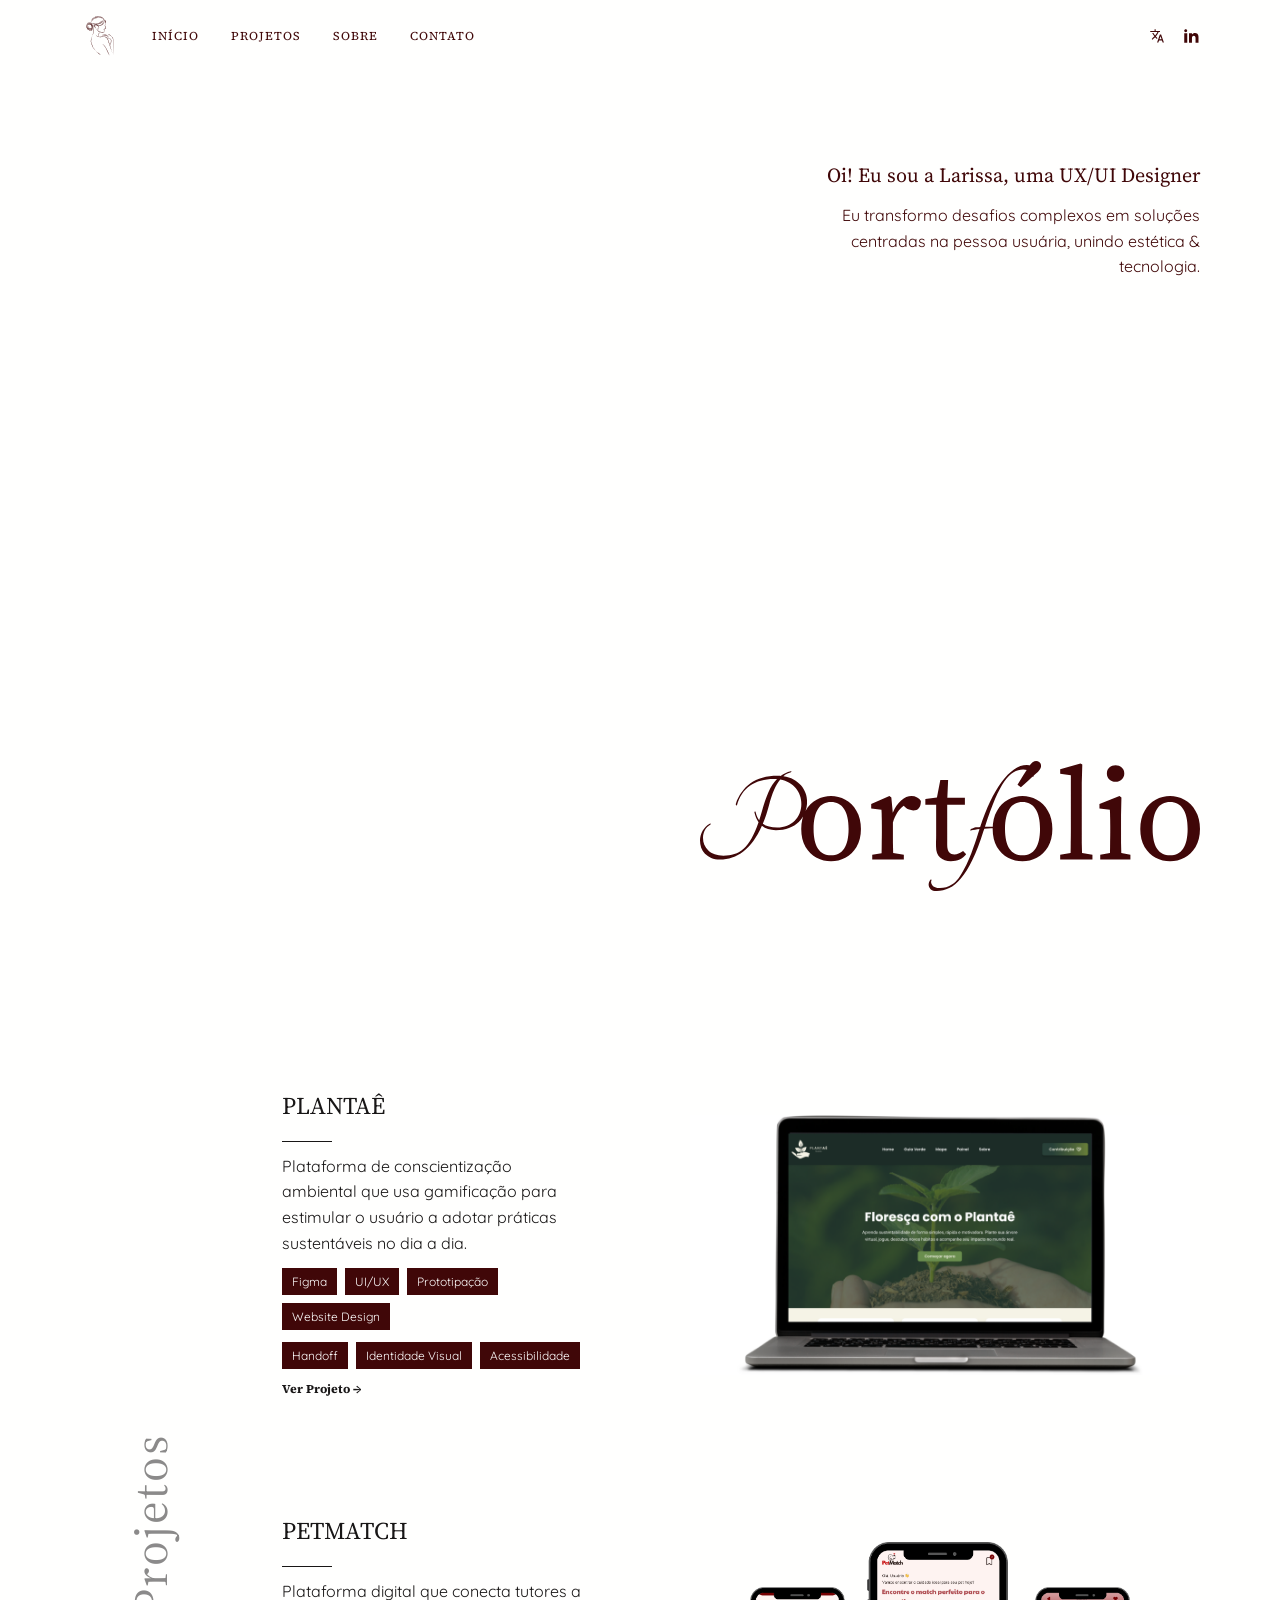
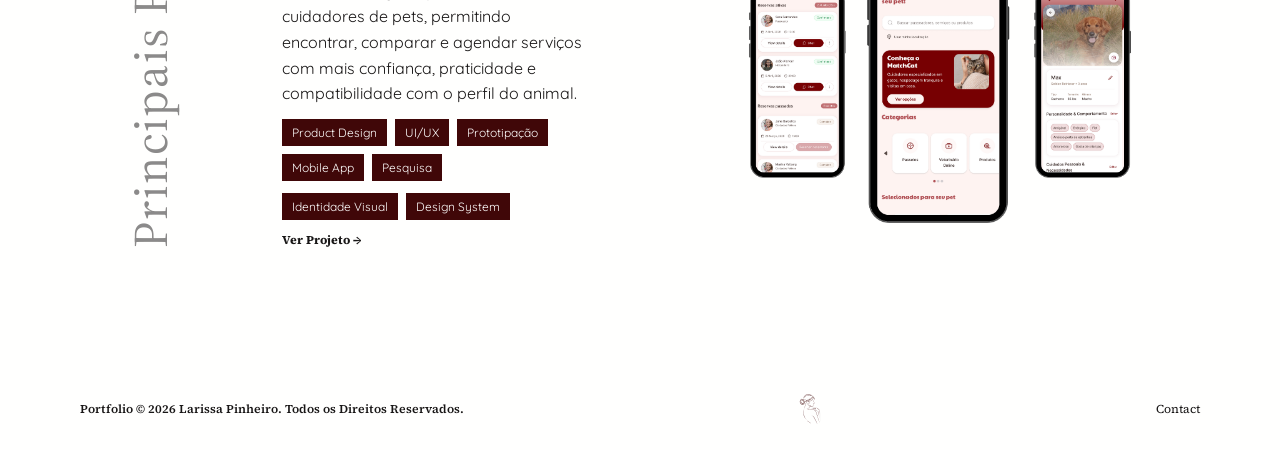
<file: index.html>
<!DOCTYPE html>
<html lang="pt-BR">
<head>
  <meta charset="UTF-8">
  <meta name="viewport" content="width=device-width, initial-scale=1.0">
  <title>Larissa Pinheiro</title>

  <!-- FONTS -->
  <link href="https://fonts.googleapis.com/css2?family=Source+Serif+Pro:wght@400&family=Quicksand:wght@400&display=swap" rel="stylesheet">

  <!-- CSS -->
  <link rel="stylesheet" href="css/style-base.css">
  <link rel="stylesheet" href="css/style-home.css">
</head>

<body>

<header class="header">
  <div class="header-left">
    <img src="assets/icons/woman.svg" alt="logo" class="logo">

    <nav class="menu">
      <a href="index.html">Início</a>
      <a href="#projetos">Projetos</a>
      <a href="sobre.html">Sobre</a>
      <a href="contato.html">Contato</a>
    </nav>
  </div>

  <div class="header-right">
    <img src="assets/icons/language.svg" alt="idioma">

    <a href="https://www.linkedin.com/in/larissapinheiroz/" target="_blank" rel="noopener noreferrer">
      <img src="assets/icons/linkedin.svg" alt="LinkedIn">
    </a>
  </div>
</header>

<!-- HERO -->
<section class="hero">

  <div class="hero-text">
    <h1>Oi! Eu sou a Larissa, uma UX/UI Designer</h1>
    <p>
      Eu transformo desafios complexos em soluções centradas na pessoa usuária,
      unindo estética & tecnologia.
    </p>
  </div>

  <img src="assets/icons/portfolio.svg" alt="Portfólio" class="hero-title">

</section>

<!-- PROJECTS -->
<section class="projects" id="projetos">

  <div class="projects-container">

    <div class="projects-left">
      <span>Principais Projetos</span>
    </div>

    <div class="projects-right">

      <!-- PROJETO 1 -->
      <div class="project-card">

        <div class="project-info">
          <h3>Plantaê</h3>
          <div class="line"></div>

          <p>
            Plataforma de conscientização ambiental que usa gamificação
            para estimular o usuário a adotar práticas sustentáveis no dia a dia.
          </p>

          <div class="tags">
            <span>Figma</span>
            <span>UI/UX</span>
            <span>Prototipação</span>
            <span>Website Design</span>
          </div>

          <div class="tags">
            <span>Handoff</span>
            <span>Identidade Visual</span>
            <span>Acessibilidade</span>
          </div>

          <a href="projeto1.html" class="project-link">Ver Projeto →</a>
        </div>

        <div class="project-image">
          <img src="assets/images/plantae1.png" alt="Projeto Plantaê">
        </div>

      </div>

      <!-- PROJETO 2 -->
      <div class="project-card">

        <div class="project-info">
          <h3>PetMatch</h3>
          <div class="line"></div>

          <p>
            Plataforma digital que conecta tutores a cuidadores de pets, permitindo encontrar, comparar e agendar serviços com mais confiança, praticidade e compatibilidade com o perfil do animal.
          </p>

          <div class="tags">
            <span>Product Design</span>
            <span>UI/UX</span>
            <span>Prototipação</span>
            <span>Mobile App</span>
            <span>Pesquisa</span>
          </div>

          <div class="tags">
            <span>Identidade Visual</span>
            <span>Design System</span>
          </div>

          <a href="projeto2.html" class="project-link">Ver Projeto →</a>
        </div>

        <div class="project-image">
          <img src="assets/images/pet-match.png" alt="Projeto PetMatch">
        </div>

      </div>

    </div>
  </div>

</section>

<footer class="footer">
  <div class="footer-left">
    Portfolio © 2026 Larissa Pinheiro. Todos os Direitos Reservados.
  </div>

  <div class="footer-center">
    <img src="assets/icons/woman.svg" alt="icon">
  </div>

  <div class="footer-right">
    Contact
  </div>
</footer>

<script src="js/script.js"></script>
</body>
</html>
</file>
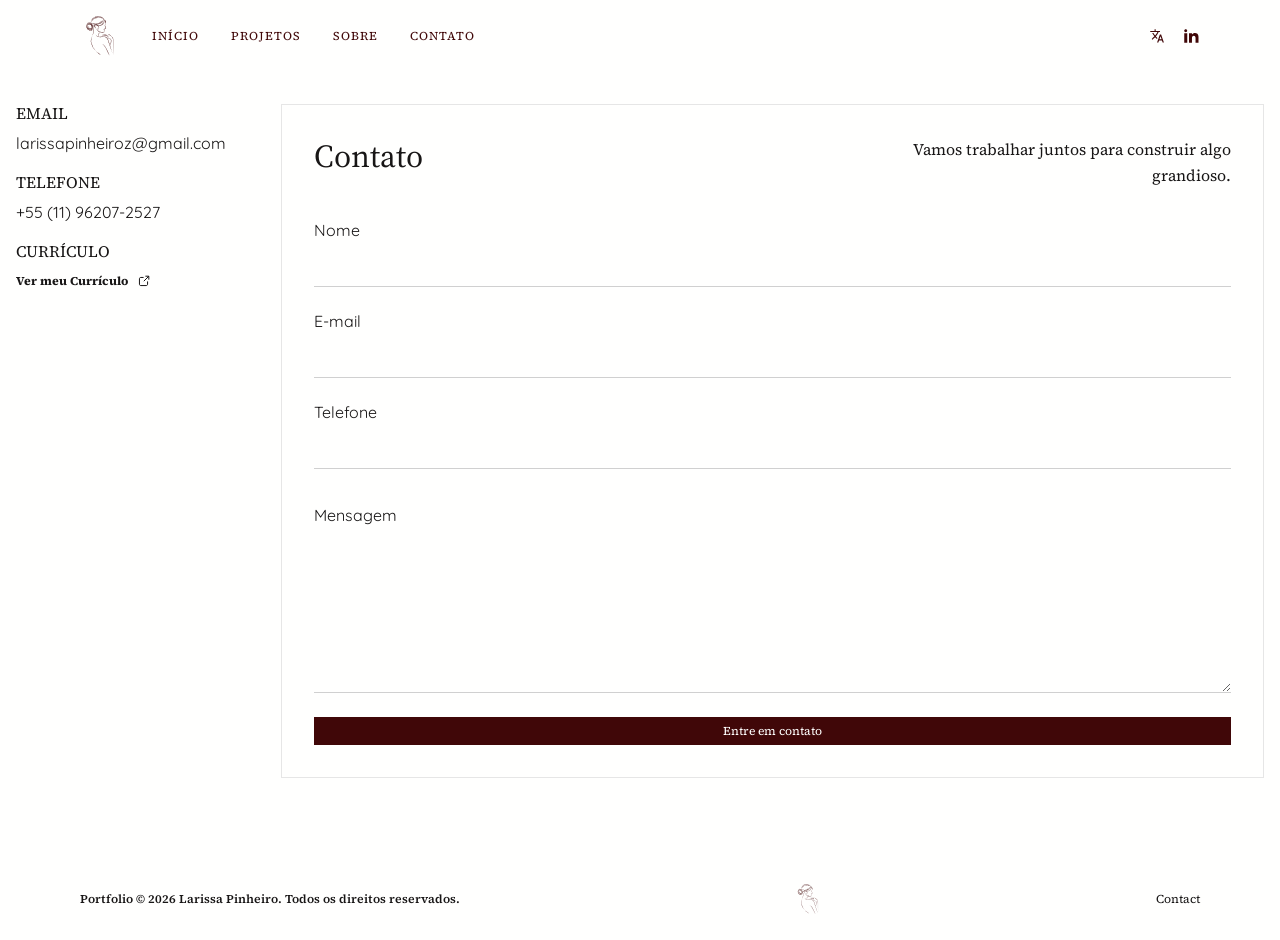
<file: contato.html>
<!DOCTYPE html>
<html lang="pt-BR">
<head>
  <meta charset="UTF-8">
  <meta name="viewport" content="width=device-width, initial-scale=1.0">
  <title>Contato | Larissa Pinheiro</title>

  <!-- FONTS -->
  <link href="https://fonts.googleapis.com/css2?family=Source+Serif+Pro:wght@400;600;700&family=Quicksand:wght@400;600;700&display=swap" rel="stylesheet">

  <!-- CSS -->
  <link rel="stylesheet" href="css/style-base.css">
  <link rel="stylesheet" href="css/style-contato.css">
</head>

<body>

  <header class="header">
    <div class="header-left">
      <img src="assets/icons/woman.svg" alt="logo" class="logo">

      <nav class="menu">
        <a href="index.html">Início</a>
        <a href="index.html#projetos">Projetos</a>
        <a href="sobre.html">Sobre</a>
        <a href="contato.html">Contato</a>
      </nav>
    </div>

    <div class="header-right">
      <a href="index-en.html" aria-label="English">
        <img src="assets/icons/language.svg" alt="idioma">
      </a>

      <a href="https://www.linkedin.com/in/larissapinheiroz/" target="_blank" rel="noopener noreferrer" aria-label="LinkedIn">
        <img src="assets/icons/linkedin.svg" alt="linkedin">
      </a>
    </div>
  </header>

  <main>
    <section class="section contato">
      <div class="container contato-layout">

        <!-- COLUNA ESQUERDA -->
        <div class="contato-info">
          <div class="contato-item">
            <h2>Email</h2>
            <p>larissapinheiroz@gmail.com</p>
          </div>

          <div class="contato-item">
            <h2>Telefone</h2>
            <p>+55 (11) 96207-2527</p>
          </div>

          <div class="contato-item">
            <h2>Currículo</h2>

            <a href="assets/docs/curriculo-larissa-pinheiro.pdf" target="_blank" rel="noopener noreferrer" class="curriculo-link">
              <span>Ver meu Currículo</span>
              <img src="assets/icons/external-link.svg" alt="">
            </a>
          </div>
        </div>

        <!-- COLUNA DIREITA -->
        <div class="contato-form-wrap">
          <div class="contato-top">
            <h2>Contato</h2>
            <p>Vamos trabalhar juntos para construir algo grandioso.</p>
          </div>

          <form class="contato-form" action="#" method="post">
            <div class="field">
              <label for="nome">Nome</label>
              <input type="text" id="nome" name="nome">
            </div>

            <div class="field">
              <label for="email">E-mail</label>
              <input type="email" id="email" name="email">
            </div>

            <div class="field">
              <label for="telefone">Telefone</label>
              <input type="tel" id="telefone" name="telefone">
            </div>

            <div class="field field-message">
              <label for="mensagem">Mensagem</label>
              <textarea id="mensagem" name="mensagem"></textarea>
            </div>

            <button type="submit" class="contato-button">Entre em contato</button>
          </form>
        </div>

      </div>
    </section>
  </main>

  <footer class="footer">
    <div class="footer-left">
      Portfolio © 2026 Larissa Pinheiro. Todos os direitos reservados.
    </div>

    <div class="footer-center">
      <img src="assets/icons/woman.svg" alt="logo">
    </div>

    <div class="footer-right">
      Contact
    </div>
  </footer>

  <script src="js/script.js"></script>
</body>
</html>
</file>
<file: css/style-base.css>
/* ===== RESET ===== */
* {
  margin: 0;
  padding: 0;
  box-sizing: border-box;
}

/* ===== BASE ===== */
html {
  scroll-behavior: smooth;
}

body {
  font-family: 'Source Serif Pro', serif;
  background-color: #FFFFFE;
  color: #181616;
  -webkit-font-smoothing: antialiased;
  text-rendering: optimizeLegibility;
}

img {
  display: block;
  max-width: 100%;
}

a {
  color: inherit;
  text-decoration: none;
}

/* ===== CONTAINER ===== */
.container {
  max-width: 1280px;
  margin: 0 auto;
  padding: 0 16px;
}

/* ===== TYPOGRAPHY ===== */
h1,
h2,
h3 {
  font-family: 'Source Serif Pro', serif;
  font-weight: 400;
  color: #181616;
}

h1 {
  font-size: 32px;
  line-height: 1.15;
}

h2 {
  font-size: 32px;
  line-height: 1.2;
  margin-bottom: 16px;
}

h3 {
  font-size: 20px;
  line-height: 1.2;
  margin-bottom: 8px;
}

p {
  font-family: 'Quicksand', sans-serif;
  font-size: 16px;
  line-height: 1.6;
  color: #364153;
  max-width: 700px;
}

strong {
  font-weight: 700;
}

/* ===== SECTIONS ===== */
.section {
  padding: 80px 0;
}

.section-header {
  display: flex;
  flex-direction: column;
  gap: 16px;
  margin-bottom: 32px;
}

/* ===== HEADER ===== */
.header {
  display: flex;
  justify-content: space-between;
  align-items: center;
  padding: 16px 80px;
  background: #FFFFFE;
  position: sticky;
  top: 0;
  z-index: 30;
  transition: background-color 0.35s ease, box-shadow 0.35s ease, backdrop-filter 0.35s ease;
}

.header-left {
  display: flex;
  align-items: center;
  gap: 32px;
}

.logo {
  width: 40px;
}

.menu {
  display: flex;
  gap: 32px;
}

.menu a {
  font-family: 'Source Serif Pro', serif;
  font-size: 12px;
  font-weight: 400;
  text-transform: uppercase;
  letter-spacing: 1px;
  color: #400708;
  transition: color 0.3s ease;
}

.menu a:hover,
.menu a:focus-visible {
  color: #6a1013;
}

.header-right {
  display: flex;
  align-items: center;
  gap: 16px;
}

.header-right img {
  width: 18px;
  cursor: pointer;
  transition: transform 0.3s ease, opacity 0.3s ease;
}

.header-right a:hover img,
.header-right a:focus-visible img {
  opacity: 0.9;
  transform: translateY(-1px);
}

.header-scrolled {
  background: rgba(255, 255, 254, 0.92);
  backdrop-filter: blur(8px);
  box-shadow: 0 6px 20px rgba(24, 22, 22, 0.08);
}

.header {
  position: sticky;
  top: 0;
  z-index: 100;
  transition: box-shadow 0.3s ease, background-color 0.3s ease, backdrop-filter 0.3s ease;
}

.header-scrolled {
  background-color: rgba(255, 255, 254, 0.86);
  backdrop-filter: blur(8px);
  box-shadow: 0 6px 20px rgba(24, 22, 22, 0.08);
}

/* ===== FOOTER ===== */
.footer {
  display: flex;
  justify-content: space-between;
  align-items: center;
  padding: 16px 80px;
  height: 82px;
  background: #FFFFFE;
}

.footer-left {
  font-size: 12px;
  font-weight: 600;
  color: #181616;
}

.footer-center img {
  width: 30px;
  opacity: 0.8;
}

.footer-right {
  font-size: 12px;
  color: #181616;
  cursor: pointer;
}

/* ===== ANIMAÇÃO GLOBAL (editorial) ===== */
.motion {
  will-change: opacity, transform;
}

.has-motion .motion {
  opacity: 0;
  transform: translate3d(0, 22px, 0);
  transition:
    opacity 0.72s cubic-bezier(0.22, 1, 0.36, 1),
    transform 0.72s cubic-bezier(0.22, 1, 0.36, 1);
  transition-delay: var(--motion-delay, 0s);
}

.has-motion .motion.in-view {
  opacity: 1;
  transform: translate3d(0, 0, 0);
}

button,
.prototype-button,
.project-link,
.sobre-link,
.curriculo-link,
.contato-button {
  transition: transform 0.3s ease, opacity 0.3s ease, box-shadow 0.3s ease;
}

button:hover,
.prototype-button:hover,
.project-link:hover,
.sobre-link:hover,
.curriculo-link:hover,
.contato-button:hover {
  transform: translateY(-1px);
}

button:focus-visible,
a:focus-visible {
  outline: 1px solid #400708;
  outline-offset: 2px;
}

@media (prefers-reduced-motion: reduce) {
  html {
    scroll-behavior: auto;
  }

  *,
  *::before,
  *::after {
    animation-duration: 0.01ms !important;
    animation-iteration-count: 1 !important;
    transition-duration: 0.01ms !important;
  }
}
</file>
<file: css/style-home.css>
/* ===== HERO ===== */
.hero {
  position: relative;
  min-height: 100vh;
  display: flex;
  flex-direction: column;
  align-items: flex-end;
  padding: 32px 80px;
}

.hero-text {
  max-width: 420px;
  text-align: right;
  display: flex;
  flex-direction: column;
  gap: 16px;
  margin-top: 60px;
}

.hero-text h1 {
  font-size: 20px;
  font-weight: 400;
  color: #400708;
}

.hero-text p {
  font-size: 16px;
  color: #400708;
}

.hero-title {
  position: absolute;
  right: 80px;
  bottom: 80px;
  width: 500px;
  transition: transform 0.5s ease, opacity 0.5s ease;
}

/* ===== PROJECTS ===== */
.projects {
  display: flex;
  justify-content: center;
  padding: 120px 0;
}

.projects-container {
  max-width: 1100px;
  width: 100%;
  display: flex;
  gap: 72px;
}

.projects-left {
  width: 120px;
  display: flex;
  justify-content: center;
}

.projects-left span {
  writing-mode: vertical-rl;
  transform: rotate(180deg);
  font-size: 48px;
  letter-spacing: 2px;
  color: #181616;
  opacity: 0.5;
}

.projects-right {
  flex: 1;
  display: flex;
  flex-direction: column;
  gap: 120px;
}

.project-card {
  display: flex;
  justify-content: space-between;
  align-items: center;
  gap: 32px;
  position: relative;
  transition: transform 0.45s ease, box-shadow 0.45s ease;
}

.project-info {
  max-width: 300px;
  display: flex;
  flex-direction: column;
  gap: 12px;
}

.project-info h3 {
  font-size: 24px;
  text-transform: uppercase;
  color: #181616;
}

.line {
  width: 50px;
  height: 1px;
  background: #181616;
}

.project-info p {
  font-family: 'Quicksand', sans-serif;
  font-size: 16px;
  color: #181616;
}

.tags {
  display: flex;
  flex-wrap: wrap;
  gap: 8px;
}

.tags span {
  background: #400708;
  color: #FFFFFE;
  padding: 6px 10px;
  font-size: 12px;
  font-family: 'Quicksand', sans-serif;
}

.project-link {
  font-size: 12px;
  font-weight: 700;
  color: #181616;
  text-decoration: none;
}

.project-image img {
  width: 500px;
  transition: transform 0.55s ease, filter 0.55s ease;
}

/* ===== RESPONSIVO ===== */
@media (max-width: 1100px) {
  .hero {
    padding: 32px 24px;
    align-items: flex-start;
  }

  .hero-text {
    text-align: left;
    max-width: 100%;
  }

  .hero-title {
    position: static;
    width: 100%;
    max-width: 420px;
    margin-top: 40px;
  }

  .projects {
    padding: 80px 0;
  }

  .projects-container {
    flex-direction: column;
    gap: 32px;
    padding: 0 24px;
  }

  .projects-left {
    width: auto;
    justify-content: flex-start;
  }

  .projects-left span {
    writing-mode: horizontal-tb;
    transform: none;
    font-size: 24px;
    letter-spacing: 1px;
  }

  .projects-right {
    gap: 72px;
  }

  .project-card {
    flex-direction: column;
    align-items: flex-start;
  }

  .project-info {
    max-width: 100%;
  }

  .project-image img {
    width: 100%;
    max-width: 500px;
  }
}
/* ===== CONTEXTO ===== */
.projects-right {
  position: relative;
}


/* ===== HOVER IMAGEM (sutil premium) ===== */
.project-image img {
  width: 500px;
  transition: transform 0.55s ease, filter 0.55s ease;
}

.project-card:hover {
  transform: translateY(-3px);
}

.project-card:hover .project-image img {
  transform: translateY(-3px) scale(1.01);
  filter: brightness(1.02);
}
</file>
<file: css/style-contato.css>
/* ===== CONTATO ===== */

.contato {
  padding: 32px 0 80px;
}

.contato-layout {
  display: flex;
  justify-content: space-between;
  align-items: flex-start;
  gap: 48px;
}

/* COLUNA ESQUERDA */

.contato-info {
  width: 217px;
  display: flex;
  flex-direction: column;
  gap: 16px;
  padding-right: 48px;
}

.contato-item {
  display: flex;
  flex-direction: column;
  gap: 8px;
}

.contato-item h2 {
  font-family: 'Source Serif Pro', serif;
  font-size: 16px;
  font-weight: 400;
  text-transform: uppercase;
  margin: 0;
}

.contato-item p {
  font-family: 'Quicksand', sans-serif;
  font-size: 16px;
  font-weight: 400;
  color: #181616;
  margin: 0;
}

/* LINK DO CURRÍCULO */

.curriculo-link {
  display: inline-flex;
  align-items: center;
  gap: 8px;
  width: fit-content;
  padding-top: 4px;
  transition: transform 0.3s ease, opacity 0.3s ease;
}

.curriculo-link span {
  font-family: 'Source Serif Pro', serif;
  font-size: 12px;
  font-weight: 700;
  color: #181616;
}

.curriculo-link img {
  width: 15px;
  height: 15px;
  display: block;
  transition: transform 0.3s ease;
}

.curriculo-link:hover img {
  transform: translateX(2px);
}

/* COLUNA DIREITA */

.contato-form-wrap {
  flex: 1;
  min-width: 0;
}

.contato-top {
  display: flex;
  justify-content: space-between;
  align-items: flex-start;
  gap: 16px;
  margin-bottom: 32px;
}

.contato-top h2 {
  font-size: 32px;
  margin: 0;
}

.contato-top p {
  font-family: 'Source Serif Pro', serif;
  font-size: 16px;
  font-weight: 400;
  color: #181616;
  margin: 0;
  text-align: right;
  max-width: 360px;
}

/* FORM */

.contato-form {
  display: flex;
  flex-direction: column;
  gap: 24px;
  width: 100%;
}

.field {
  display: flex;
  flex-direction: column;
  gap: 8px;
}

.field label {
  font-family: 'Quicksand', sans-serif;
  font-size: 16px;
  font-weight: 400;
  color: #181616;
}

.field input,
.field textarea {
  width: 100%;
  border: 0;
  border-bottom: 1px solid #D0D0D0;
  outline: none;
  background: transparent;
  font-family: 'Quicksand', sans-serif;
  font-size: 16px;
  color: #181616;
  padding: 8px 0 10px;
  transition: border-color 0.3s ease;
}

.field input:focus,
.field textarea:focus {
  border-bottom-color: #400708;
}

.field textarea {
  min-height: 160px;
  resize: vertical;
}

.field-message {
  margin-top: 12px;
}

.contato-button {
  width: 100%;
  height: 28px;
  border: 0;
  background: #400708;
  color: #FFFFFE;
  font-family: 'Source Serif Pro', serif;
  font-size: 12px;
  font-weight: 400;
  cursor: pointer;
  transition: background-color 0.3s ease, transform 0.3s ease;
}

.contato-button:hover {
  background: #5a0b0d;
}
 
.contato-form-wrap {
  flex: 1;
  min-width: 0;

  border: 1px solid #E6E6E6; /* borda leve */
  padding: 32px;
}

/* RESPONSIVO */

@media (max-width: 1100px) {
  .contato-layout {
    flex-direction: column;
  }

  .contato-info {
    width: 100%;
    padding-right: 0;
  }

  .contato-form-wrap {
    width: 100%;
  }

  .contato-top {
    flex-direction: column;
  }

  .contato-top p {
    text-align: left;
    max-width: 100%;
  }
}
</file>
